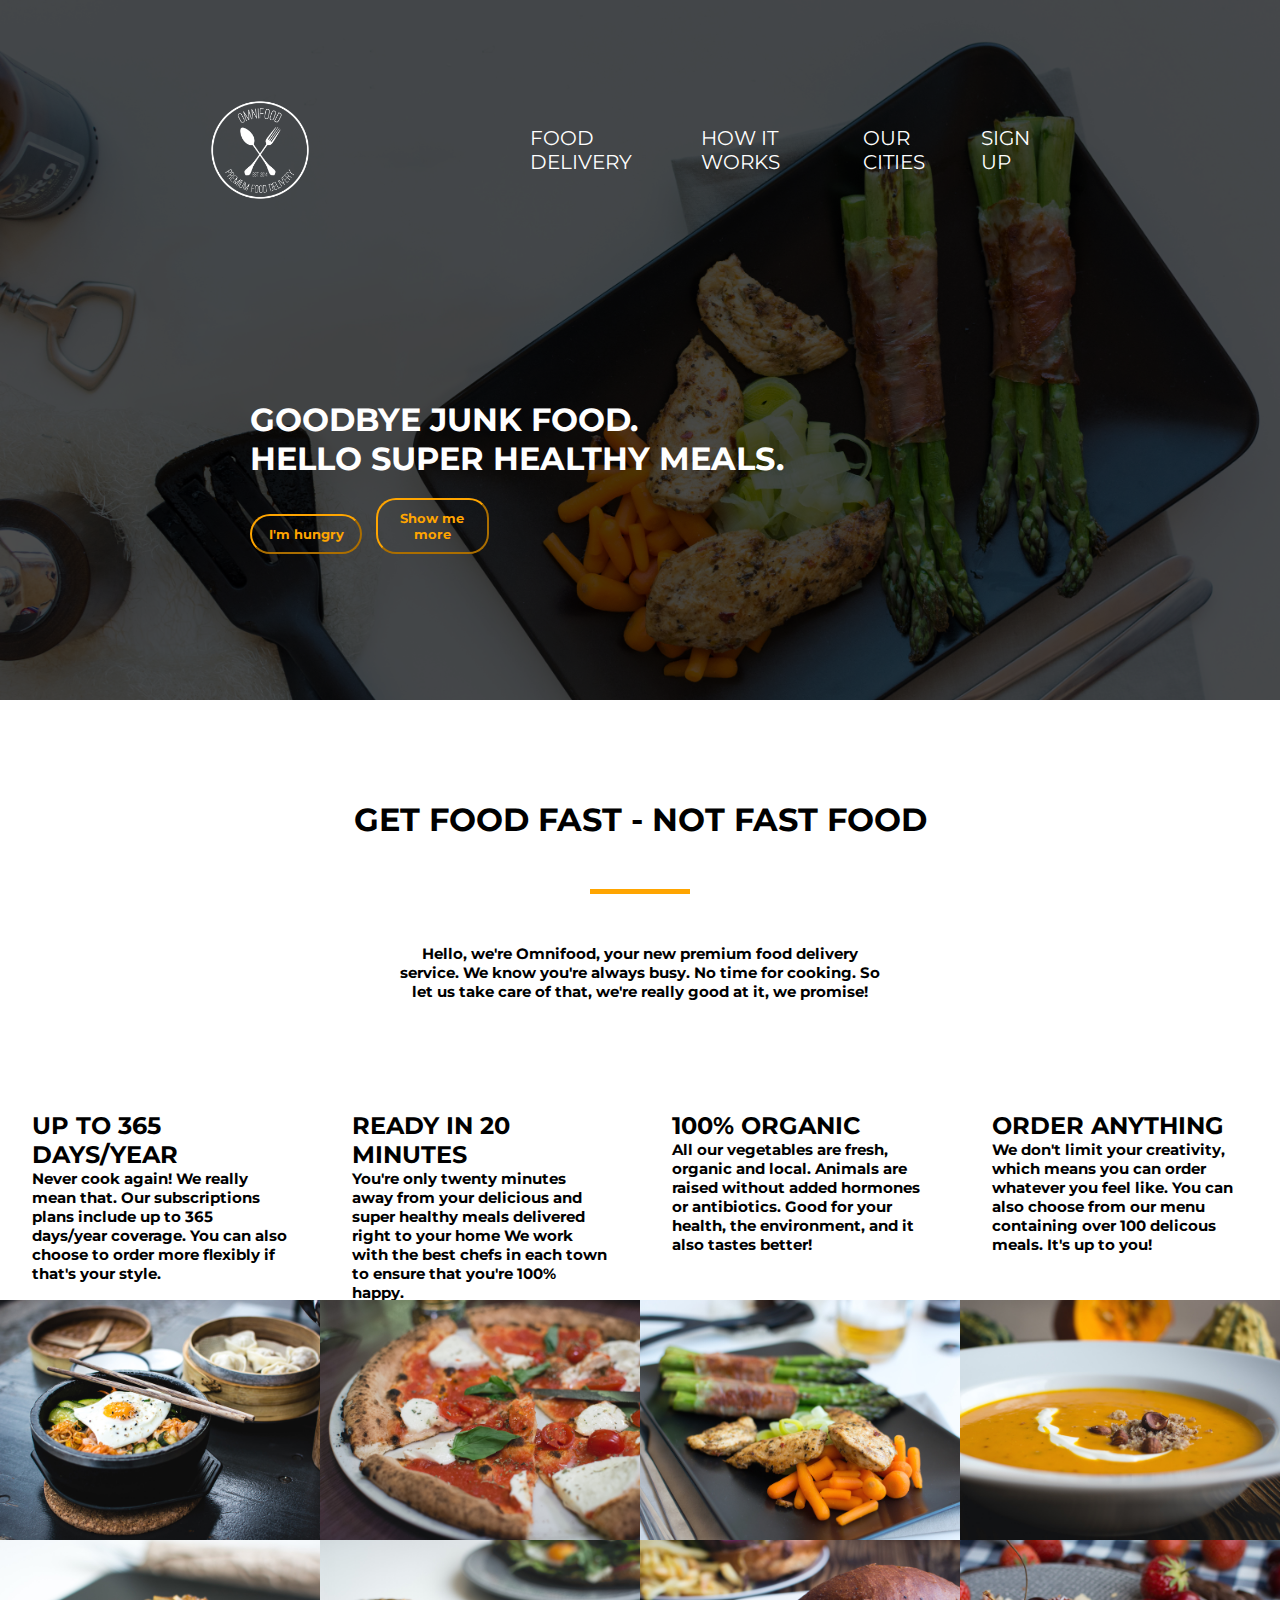
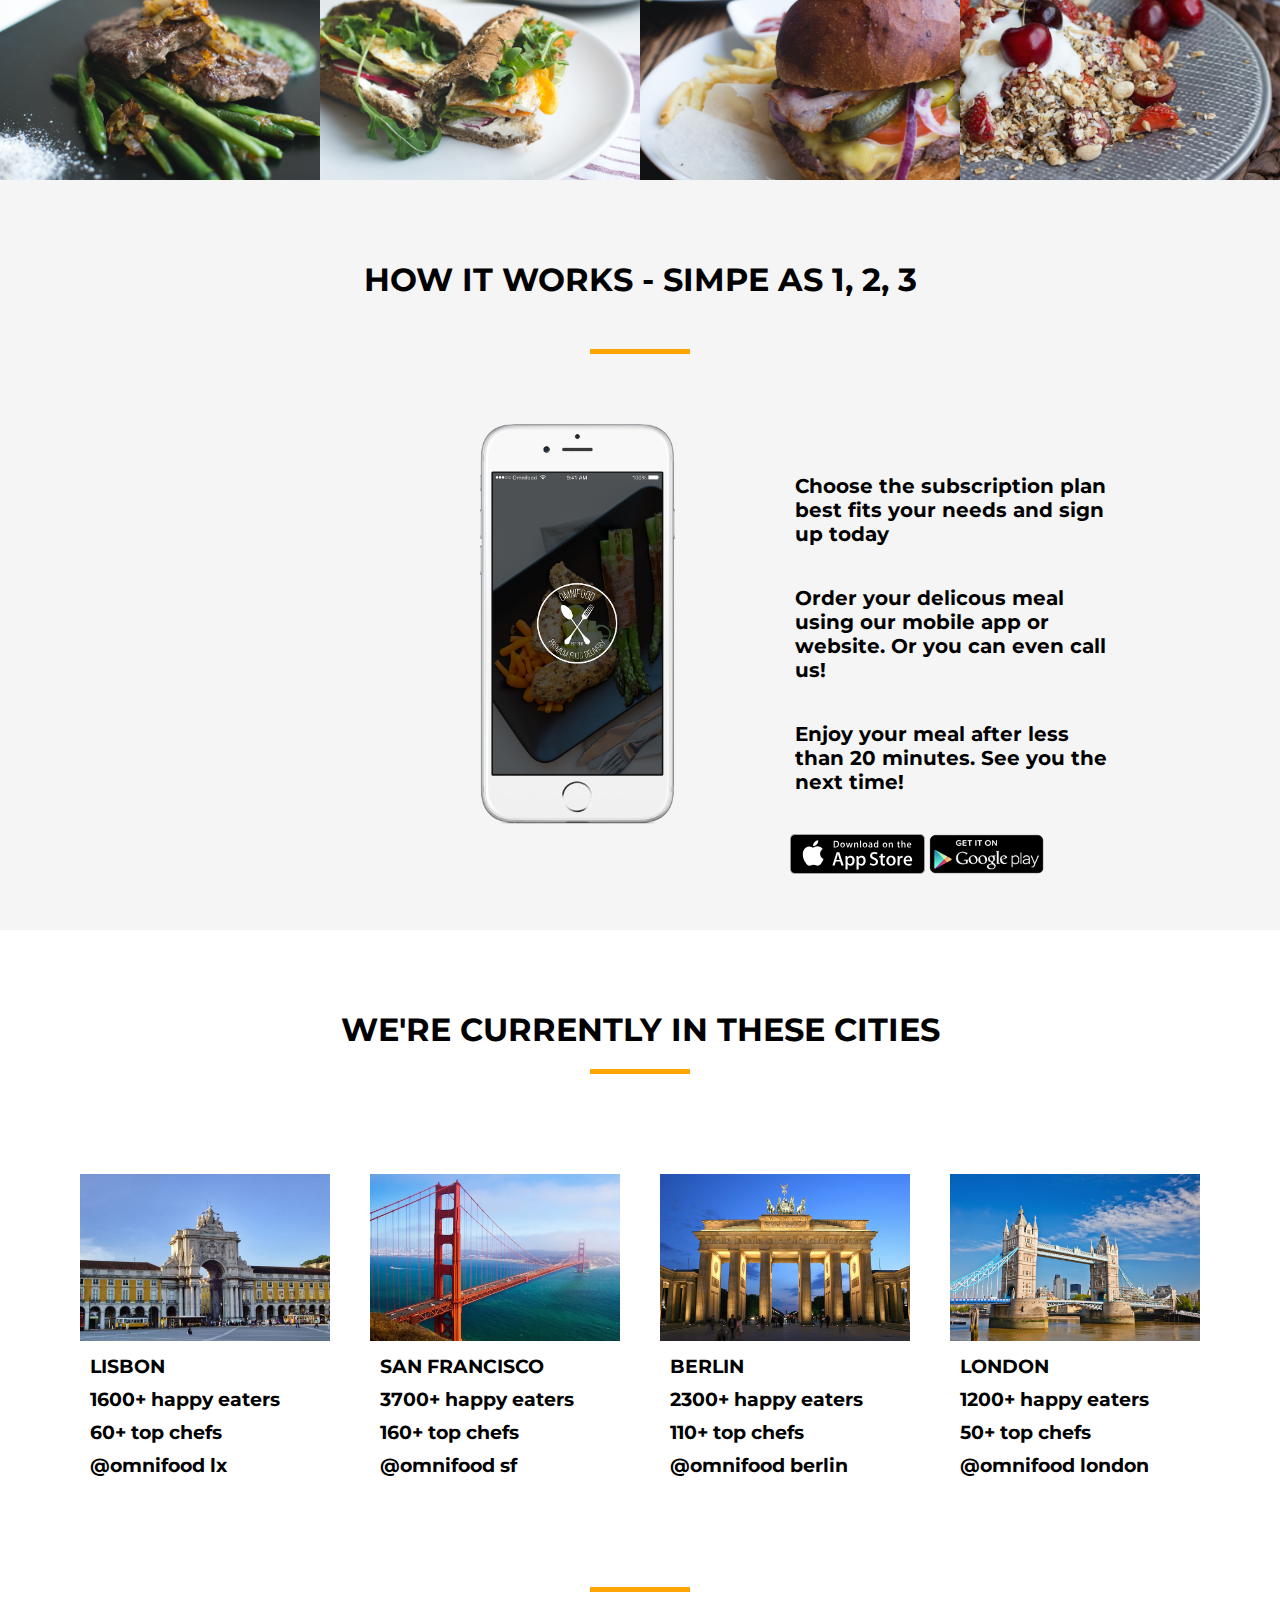
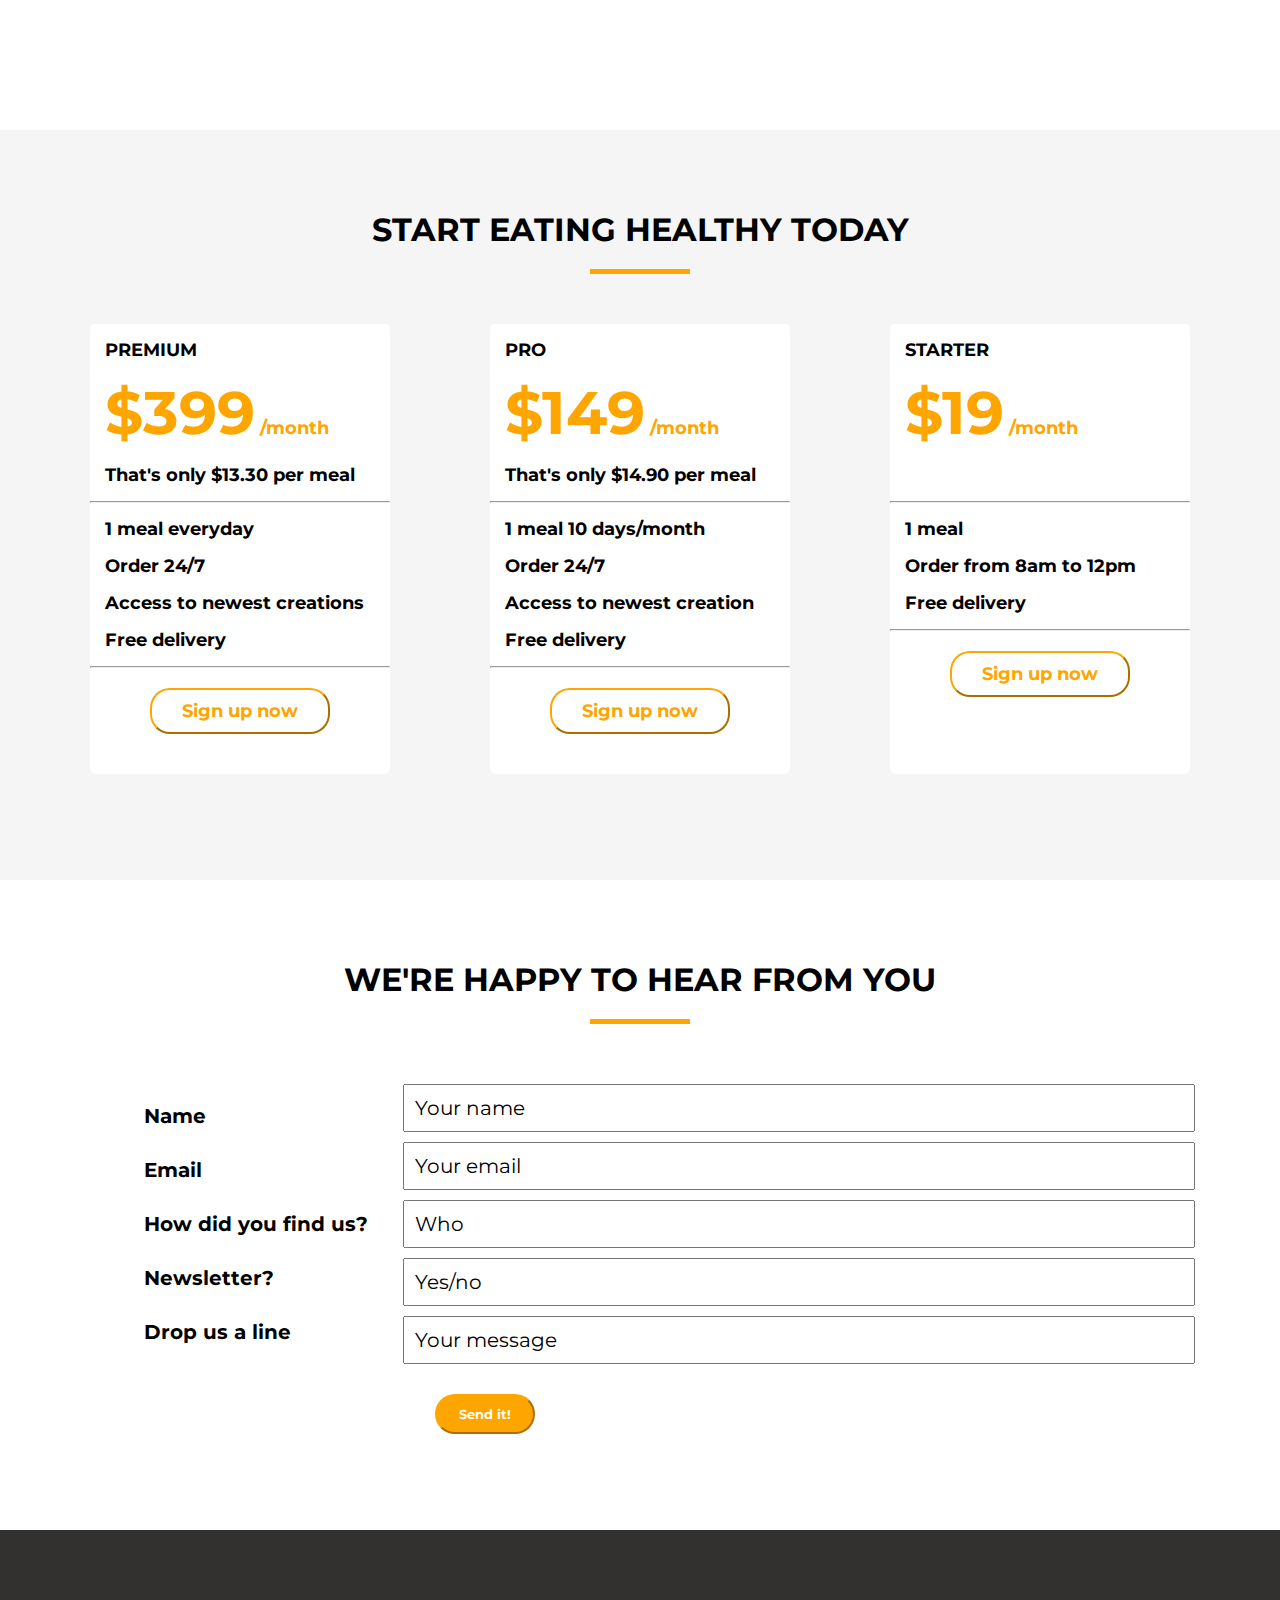
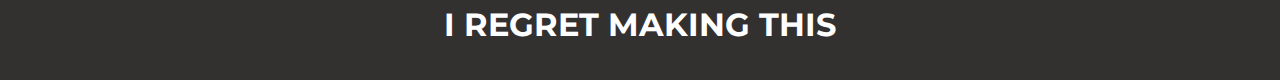
<file: buoi2/index.html>
<!DOCTYPE html>
<html lang="en">
<head>
    <meta charset="UTF-8">
    <meta http-equiv="X-UA-Compatible" content="IE=edge">
    <meta name="viewport" content="width=device-width, initial-scale=1.0">
    <link rel="stylesheet" href="./css/homepage.css">
    <title>Document</title>
    <link rel="stylesheet" href="https://cdnjs.cloudflare.com/ajax/libs/font-awesome/6.0.0-beta2/css/all.min.css" integrity="sha512-YWzhKL2whUzgiheMoBFwW8CKV4qpHQAEuvilg9FAn5VJUDwKZZxkJNuGM4XkWuk94WCrrwslk8yWNGmY1EduTA==" crossorigin="anonymous" referrerpolicy="no-referrer" />
    <link rel="preconnect" href="https://fonts.googleapis.com">
<link rel="preconnect" href="https://fonts.gstatic.com" crossorigin>
<link href="https://fonts.googleapis.com/css2?family=Montserrat:wght@100&display=swap" rel="stylesheet">
</head>
<body>
    <div class="header-container">
        <div class="header-background"></div>
        <div class="header-content">
            <div class="header-menu">
                <div class="header-logo">
                    <img src="./photos/logo-white.png" alt="">
                </div>
                <ul class="header-items">
                    <li><a href="#">FOOD DELIVERY</a></li>
                    <li><a href="#">HOW IT WORKS</a></li>
                    <li><a href="#">OUR CITIES</a></li>
                    <li><a href="#">SIGN UP</a></li>
                </ul>
            </div>
                <div class="header-welcome">
                    <div class="welcome-title">
                        <h1>GOODBYE JUNK FOOD.</h1>
                        <h1>HELLO SUPER HEALTHY MEALS.</h1>
                    </div>
                    <div class="welcome-button">
                        <button>I'm hungry</button>
                        <button>Show me more</button>
                    </div>
                </div>
        </div>
    </div>
    <div class="first-body">
        <div class="first-body-header">
            <h1>GET FOOD FAST - NOT FAST FOOD</h1>
            <div class="hr"></div>
            <h6>Hello, we're Omnifood, your new premium food delivery service. We know you're always busy.
                No time for cooking. So let us take care of that, we're really good at it, we promise!
            </h6>
        </div>
        <div class="first-body-container">
            <div class="paragraph">
                <i class="fas fa-infinity fa-2x"></i>
                <h2>UP TO 365 DAYS/YEAR</h2>
                <h6>Never cook again! We really mean that. Our subscriptions plans include up to
                    365 days/year coverage. You can also choose to order more flexibly if that's your style.
                </h6>
            </div>
            <div class="paragraph">
                <i class="fas fa-clock fa-2x"></i>
                <h2>READY IN 20 MINUTES</h2>
                <h6>You're only twenty minutes away from your delicious and super healthy meals delivered right to your home
                    We work with the best chefs in each town to ensure that you're 100% happy.
                </h6>
            </div>
            <div class="paragraph">
                <i class="fas fa-carrot fa-2x"></i>
                <h2>100% ORGANIC</h2>
                <h6>All our vegetables are fresh, organic and local. Animals are raised without added hormones or antibiotics.
                    Good for your health, the environment, and it also tastes better!
                </h6>
            </div>
            <div class="paragraph">
                <i class="fas fa-shopping-cart fa-2x"></i>
                <h2>ORDER ANYTHING</h2>
                <h6>We don't limit your creativity, which means you can order whatever you feel like. You can also
                    choose from our menu containing over 100 delicous meals. It's up to you!
                </h6>
            </div>
        </div>
    </div>
    <div class="body-photos">
        <img src="./photos/1.jpg" alt="">
        <img src="./photos/2.jpg" alt="">
        <img src="./photos/3.jpg" alt="">
        <img src="./photos/4.jpg" alt="">
        <img src="./photos/5.jpg" alt="">
        <img src="./photos/6.jpg" alt="">
        <img src="./photos/7.jpg" alt="">
        <img src="./photos/8.jpg" alt="">
    </div>
    <div class="instructions">
        <div class="instructions-title">
            <h1>HOW IT WORKS - SIMPE AS 1, 2, 3</h1>
            <div class="line"></div>
        </div>
        <div class="instructions-content">
            <img src="./photos/app-iPhone.png" alt="">
            <div class="instructions-text">
                <h3>Choose the subscription plan best  fits your needs and sign up today</h3>
                <h3>Order your delicous meal using our mobile app or website. Or you can even call us!</h3>
                <h3>Enjoy your meal after less than 20 minutes. See you the next time!</h3>
            </div>
            <div class="store">
                <img src="./photos/download-app.svg" alt="">
                <img src="./photos/download-app-android.png" alt="">
            </div>
        </div>
    </div>
    <div class="cities">
        <div class="cities-title">
            <h1>WE'RE CURRENTLY IN THESE CITIES</h1>
            <div class="line"></div>
        </div>
        <div class="cities-container">
            <div class="cities-content">
                <img src="./photos/lisbon-3.jpg" alt="">
                <h3>LISBON</h3>
                <h3><i class="fas fa-user"></i>  1600+ happy eaters</h3>
                <h3><i class="fas fa-star"></i>  60+ top chefs</h3>
                <h3><i class="fab fa-twitter"></i>  @omnifood lx</h3>
            </div>
            <div class="cities-content">
                <img src="./photos/san-francisco.jpg" alt="">
                <h3>SAN FRANCISCO</h3>
                <h3><i class="fas fa-user"></i>  3700+ happy eaters</h3>
                <h3><i class="fas fa-star"></i>  160+ top chefs</h3>
                <h3><i class="fab fa-twitter"></i>  @omnifood sf</h3>
            </div>
            <div class="cities-content">
                <img src="./photos/berlin.jpg" alt="">
                <h3>BERLIN</h3>
                <h3><i class="fas fa-user"></i>  2300+ happy eaters</h3>
                <h3><i class="fas fa-star"></i>  110+ top chefs</h3>
                <h3><i class="fab fa-twitter"></i>  @omnifood berlin</h3>
            </div>
            <div class="cities-content">
                <img src="./photos/london.jpg" alt="">
                <h3>LONDON</h3>
                <h3><i class="fas fa-user"></i>  1200+ happy eaters</h3>
                <h3><i class="fas fa-star"></i>  50+ top chefs</h3>
                <h3><i class="fab fa-twitter"></i>  @omnifood london</h3>
            </div>
        </div>
        <div class="line"></div>
    </div>
    <div class="subscription">
        <div class="subscription-header">
            <h1>START EATING HEALTHY TODAY</h1>
            <div class="line"></div>
        </div>
        <div class="subscription-container">
            <div class="subscription-content">
                <h6>PREMIUM</h6>
                <h1><span>$399</span> /month</h1>
                <h6>That's only $13.30 per meal</h6>
                <hr>
                <h6><i class="fas fa-check"></i> 1 meal everyday</h6>
                <h6><i class="fas fa-check"></i> Order 24/7</h6>
                <h6><i class="fas fa-check"></i> Access to newest creations</h6>
                <h6><i class="fas fa-check"></i> Free delivery</h6>
                <hr>
                <button>Sign up now</button>
            </div>
            <div class="subscription-content">
                <h6>PRO</h6>
                <h1><span>$149</span> /month</h1>
                <h6>That's only $14.90 per meal</h6>
                <hr>
                <h6><i class="fas fa-check"></i> 1 meal 10 days/month</h6>
                <h6><i class="fas fa-check"></i> Order 24/7</h6>
                <h6><i class="fas fa-check"></i> Access to newest creation</h6>
                <h6><i class="fas fa-check"></i> Free delivery</h6>
                <hr>
                <button>Sign up now</button>
            </div>
            <div class="subscription-content">
                <h6>STARTER</h6>
                <h1><span>$19</span> /month</h1>
                <h6 style="color: white">MUAHAHHA</h6>
                <hr>
                <h6><i class="fas fa-check"></i> 1 meal</h6>
                <h6><i class="fas fa-check"></i> Order from 8am to 12pm</h6>
                <h6><i class="fas fa-times"></i></h6>
                <h6><i class="fas fa-check"></i> Free delivery</h6>
                <hr>
                <button>Sign up now</button>
            </div>
        </div>
    </div>
    <div class="reviews">
        <div class="reviews-title">
            <h1>WE'RE HAPPY TO HEAR FROM YOU</h1>
            <div class="line"></div>
        </div>
        <div class="review-content">
            <div class="reviews-text">
                <h1>Name</h1>
                <h1>Email</h1>
                <h1>How did you find us?</h1>
                <h1>Newsletter?</h1>
                <h1>Drop us a line</h1>
            </div>
            <form class="form">
                <input type="text" name="fname" value="Your name">
                <input type="text" name="lname" value="Your email">
                <input type="text" name="lname" value="Who">
                <input type="text" name="lname" value="Yes/no">
                <input type="text" name="lname" value="Your message">
            </form>
        </div>
        <button>Send it!</button>
    </div>
    <div class="footer">
        <h1>I REGRET MAKING THIS</h1>
    </div>
</body>
</html>
</file>
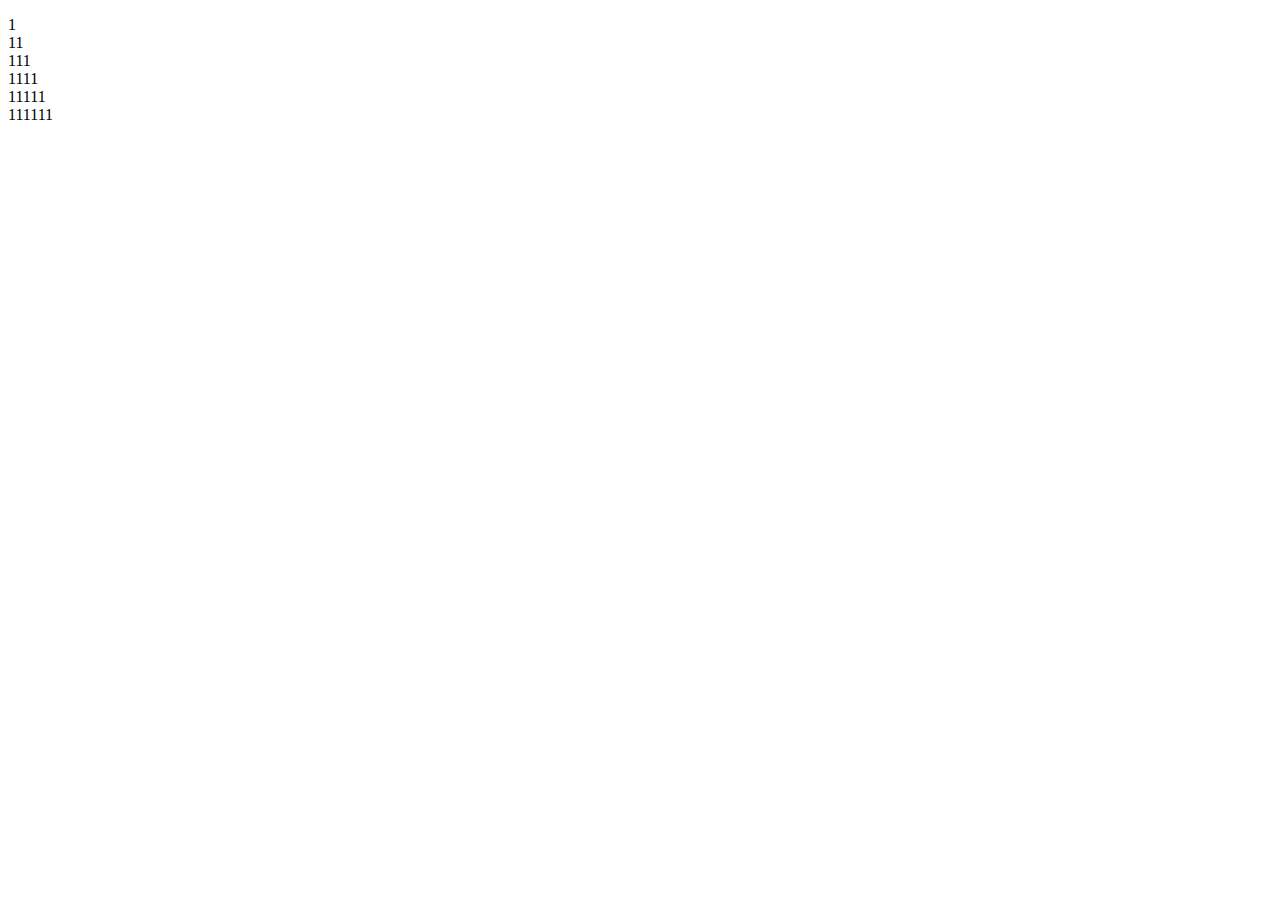
<file: buoi4/index.html>
<!DOCTYPE html>
<html lang="en">
<head>
    <meta charset="UTF-8">
    <meta http-equiv="X-UA-Compatible" content="IE=edge">
    <meta name="viewport" content="width=device-width, initial-scale=1.0">
    <title>Document</title>
</head>
<body>
    <p id="numbertriangle" style="color: black"></p>
    <div id="clock"></div>
    <script>
        const H =6
        for(let i = 1 ; i <= H; i++){
            for(let j = 1; j <= i; j++){
                document.write("1");
            }
            document.write("<br />");
        }

        setInterval(function () {
            var now = new Date();
            var h = now.getHours();
            var m = now.getMinutes();
            var s = now.getSeconds();
            let clock = h + ":" + m + ":" + s;
            document.getElementById("clock").innerHTML = clock
        }, 1000);
    </script>
    
</body>
</html>
</file>
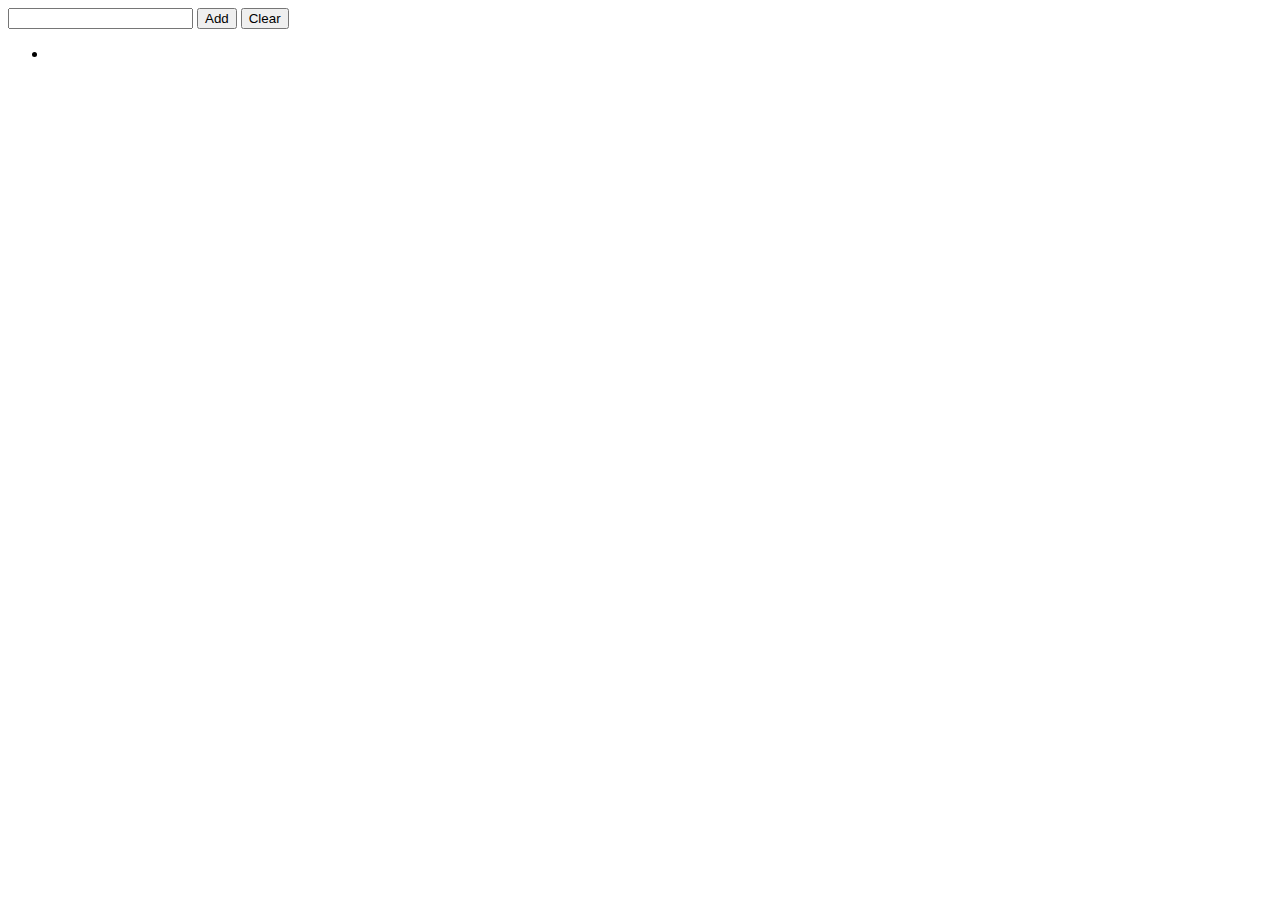
<file: buoi4/buoi5.html>
<!DOCTYPE html>
<html lang="en">
<head>
    <meta charset="UTF-8">
    <meta http-equiv="X-UA-Compatible" content="IE=edge">
    <meta name="viewport" content="width=device-width, initial-scale=1.0">
    <title>Document</title>
</head>
<body>
    <div class="input">
        <input id="todo" type="text" value=""/>
        <button id="add">Add</button>
        <button id="clear">Clear</button>
    </div>
    <div>
        <ul id="result">
            <li></li>
        </ul>
    </div>
    <script>
        // string : number
        let todo = document.getElementById("todo")
        let add = document.getElementById("add")
        add.addEventListener("click", function(){localStorage.setItem("a",x)})
        // string => array,object
        localStorage.getItem("a",r)
        r.innerHTML(appendChild(li))
        // Tạo Event cho Button Add (Thêm dữ liệu từ Input vào LocalStorage)
        // Tạo hàm Render ra dữ liệu từ LocalStorage (Reload,Add,Clear)
        // Tạo Event cho Button Clear (Xóa tất cả dữ liệu trong LocalStorage)
    </script>
</body>
</html>
</file>
<file: buoi2/css/homepage.css>
* {
    padding: 0;
    margin: 0;
    position: relative;
    font-family: 'Montserrat', sans-serif;
}

.header-container {
    width: 100%;
    height: 700px;
    background: url(../photos/hero.jpg);
    background-size: cover;
}

.header-content {
    padding: 100px;
}

.header-background {
    position: absolute;
    top: 0;
    left: 0;
    width: 100%;
    height: 100%;
    background: black;
    opacity: 0.7;
}

.header-menu {
    display: flex;
    height: 100px;
    justify-content: space-around;
}

.header-logo, .header-logo>img {
    height: 100%
}

.header-items {
    display: flex;
    width: 50%;
    justify-content: space-around;
    align-items: center;
    list-style-type: none;
}

.header-items>li>a {
    text-decoration: none;
    font-size: 20px;
    text-transform: uppercase;
    color: white;
    margin-right: 10px;
}

.header-welcome {
    color: white;
    width: 80%;
    border: 250px;
    margin-top: 200px;
    padding-left: 150px;
}

.welcome-button {
    margin-top: 20px;
}
.welcome-button>button {
    border-radius: 20px;
    padding: 10px;
    width: 13%;
    background-color: Transparent;
    border-color: orange;
    margin-right: 10px;
    color: orange;
    font-weight: bold;
}

.first-body {
    height: 500px;
    color: black;
}

.first-body-header {
    text-align: center;
    justify-content: center;
}

.first-body-header>h1 {
    margin-top: 100px;
    margin-bottom: 50px;
}

.first-body-header>.hr {
    width: 100px;
    margin: auto;
    border-bottom: 5px solid orange;
}

.first-body-header>h6{
    text-align: center;
    margin-top: 50px;
    padding: 0 400px 0 400px;
    color: black;
    font-size: 15px;
}

.first-body-container {
    display: flex;
    width: 100%;
    align-items: center;
    justify-content: space-around;
    margin-top: 100px;
}

.paragraph {
    height: 200px;
    width: 20%;
    text-align: left;
}

.paragraph>i {
    color:orange;
    margin-bottom: 10px;
}

.paragraph {
    margin: 10px;
}

.paragraph>h6 {
    font-size: 15px;
}

.body-photos {
    display: flex;
    width: 100%;
    justify-content: center;
    flex-wrap: wrap;
}

.body-photos>img {
    width: 25%
}

.instructions {
    background:rgb(245, 245, 245);
    height: 750px;
}

.instructions-content>img {
    height: 400px;
    margin: 70px 0 0 480px;
    float: left;
}

.instructions-title {
    text-align: center;
    width: 100%;
}

.instructions-title>h1 {
    padding-top: 80px;
    margin-bottom: 50px;
}

.instructions-text {
    display: flex;
    justify-content: center;
    flex-direction: column;
    padding-right: 150px;
    padding-left: 100px;
    padding-top: 100px
}

.instructions-text>h3 {
    font-size: 20px;
    margin: 20px;
}

.line {
    width: 100px;
    margin: auto;
    border-bottom: 5px solid orange;
}

.store>img {
    height: 40px;
    width: auto;
}

.store {
    padding-left: 790px;
    padding-top: 20px;
}

.cities {
    height: 800px;
}

.cities-title {
    text-align: center;
    padding-top: 80px;
}

.cities-title>h1 {
    margin-bottom: 20px;
}


.cities-container {
    display:flex;
    justify-content: center;
    align-items: center;
    gap: 40px;
    margin-top: 100px;
    margin-bottom: 100px;
}

.cities-content>img {
    width: 250px;
}

.cities-content>h3 {
    margin: 10px;
}

.cities-content>h3>i {
    color: orange;
}
.subscription {
    background: rgb(245, 245, 245);
    height: 750px;
}

.subscription-header {
    text-align: center;
    margin-bottom: 50px;
}

.subscription-header>h1 {
    padding-top: 80px;
    margin-bottom: 20px;
}

.subscription-container {
    display: flex;
    align-items: center;
    justify-content: center;
    gap: 100px;
}

.subscription-content {
    background: white;
    border-radius: 5px;
    width: 300px;
    height: 450px;
    text-align: left;
}

.subscription-content>h6 {
    font-size: 18px;
    margin: 15px;
}

.subscription-content>h1 {
    font-size: 18px;
    margin-left: 15px;
    color: orange;
}

.subscription-content>h1>span {
    font-size: 60px;
}

.subscription-content>hr {
    color: lightgray;
}

.subscription-content>h6>i{
    color: orange;
}

.subscription-content>button {
    border-radius: 20px;
    background-color: Transparent;
    border-color: orange;
    color: orange;
    font-weight: bold;
    padding: 10px 10px 10px 30px;
    display: flex;
    text-align: center;
    margin: 20px auto auto auto;
    font-size: 18px;
    width: 60%;
}

.reviews {
    height: 650px;
}

.reviews-title>h1 {
    text-align: center;
    padding-top: 80px;
    padding-bottom: 20px;
}

.review-content {
    display: flex;
    align-items: center;
    justify-content: center;
    margin-top: 50px;
}

.reviews-text {
    float: left;
    text-align: left;
}

.reviews-text>h1 {
    font-size: 20px;
    margin: 30px;
}

.form {
    display: flex;
    width: 60%;
    flex-direction: column;
}

.form>input {
    margin: 5px;
    width: 100%;
    padding: 10px;
    font-size: 20px;
}

.reviews>button {
    border-radius: 20px;
    padding: 10px;
    width: 100px;
    background-color: orange;
    border-color: orange;
    margin-right: 10px;
    color: white;
    font-weight: bold;
    margin-top: 20px;
    margin-left: 435px;
}

.footer {
    background: rgb(51, 48, 48);
    height: 150px
}

.footer>h1 {
    padding-top: 75px;
    text-align: center;
    color: white;
}
</file>
